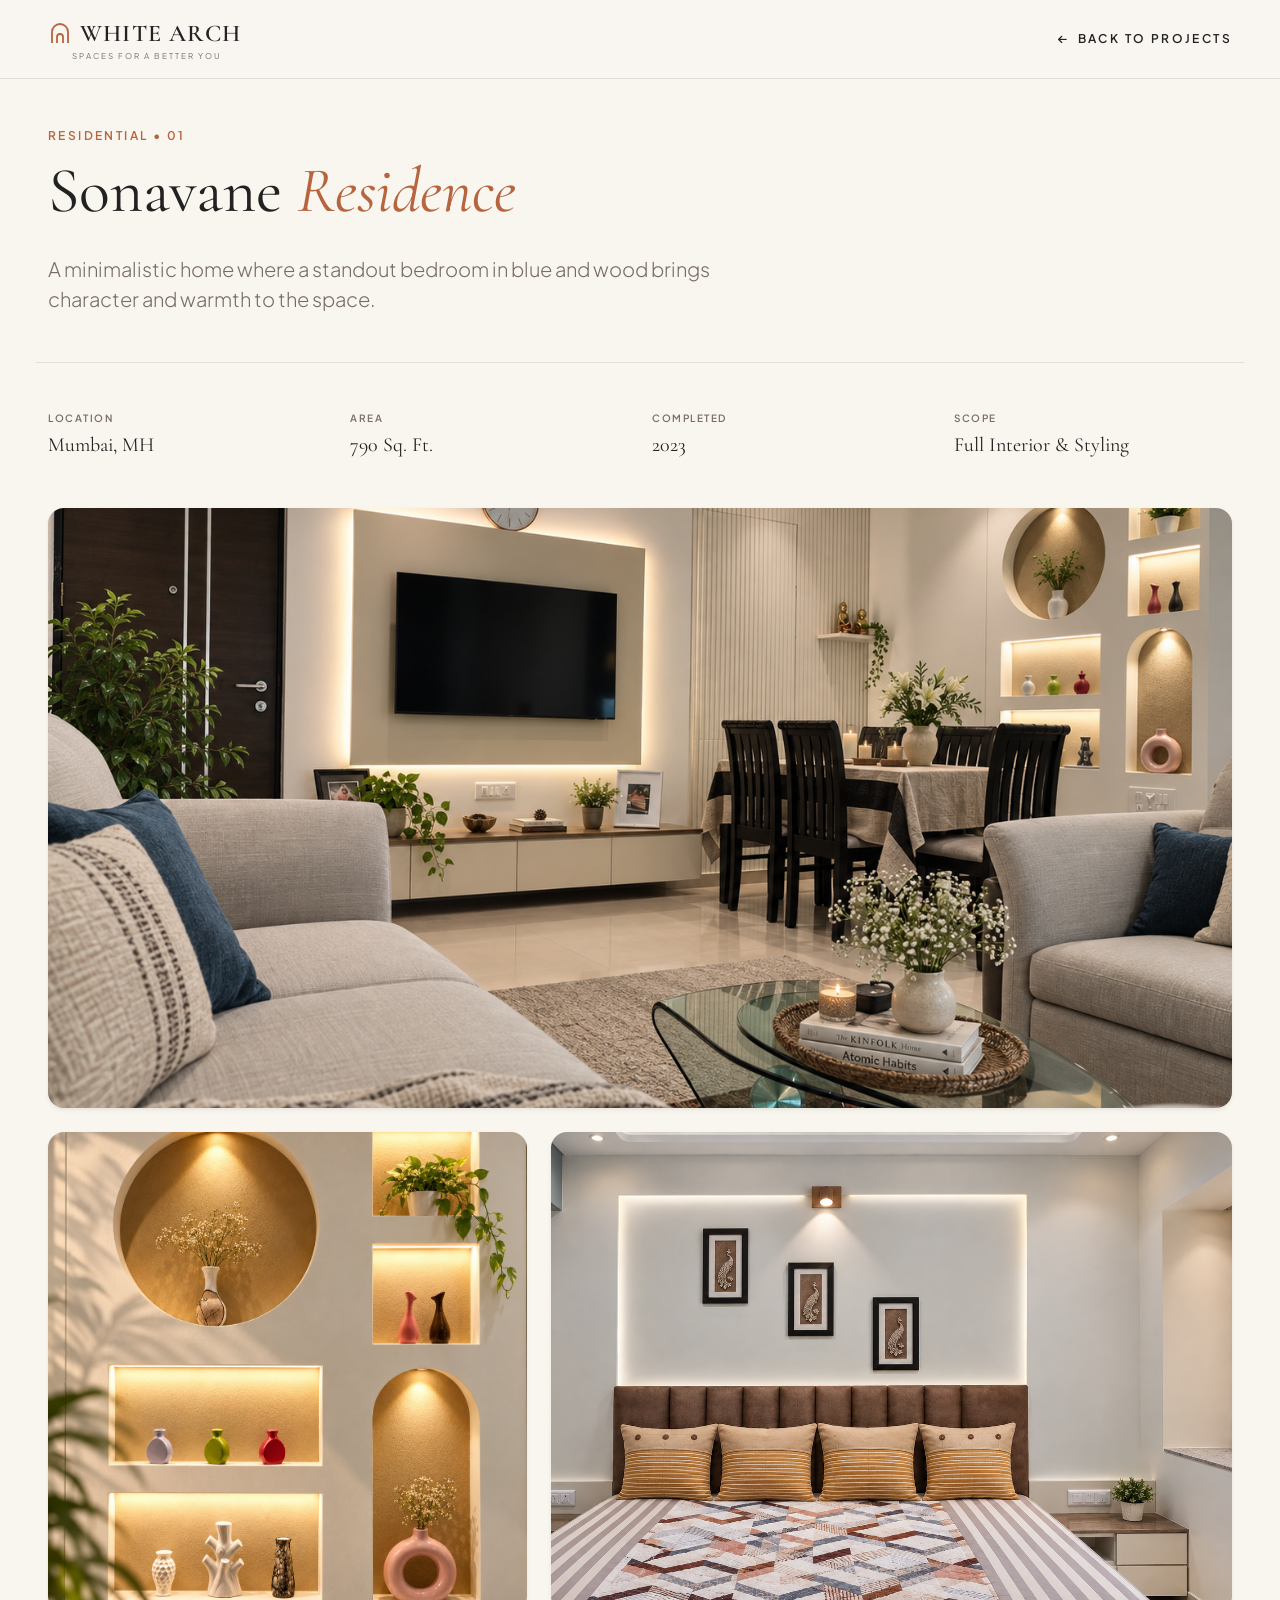
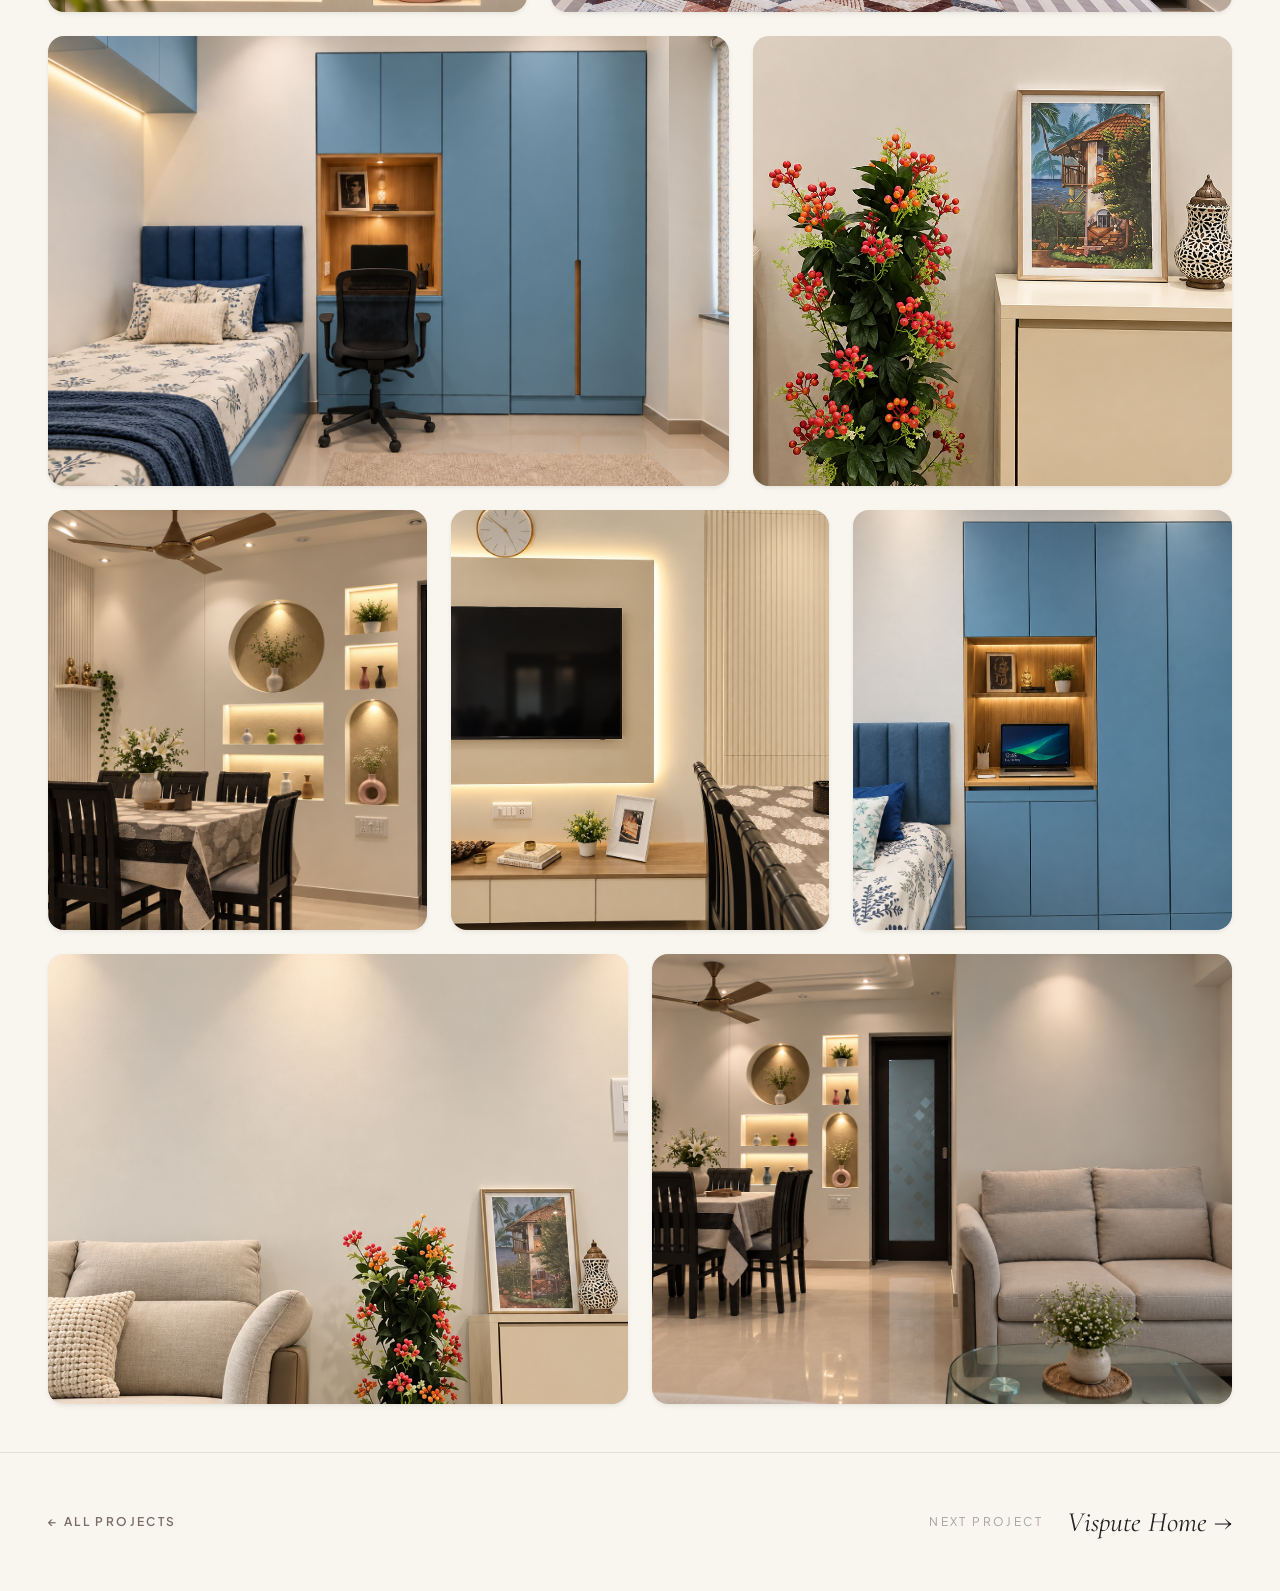
<file: sonavanes.html>
<!DOCTYPE html>
<html lang="en">
<head>
    <meta charset="UTF-8">
    <meta name="viewport" content="width=device-width, initial-scale=1.0">
    <title>Sonavane Residence | White Arch Studio</title>
    <!-- Bootstrap 5 CSS -->
    <link href="https://cdn.jsdelivr.net/npm/bootstrap@5.3.2/dist/css/bootstrap.min.css" rel="stylesheet">
    <!-- Google Fonts -->
    <link rel="preconnect" href="https://fonts.googleapis.com">
    <link rel="preconnect" href="https://fonts.gstatic.com" crossorigin>
    <link href="https://fonts.googleapis.com/css2?family=Cormorant+Garamond:ital,wght@0,400;0,500;0,600;1,400;1,600&family=Plus+Jakarta+Sans:wght@300;400;500;600&display=swap" rel="stylesheet">
    <!-- FontAwesome Icons -->
    <link rel="stylesheet" href="https://cdnjs.cloudflare.com/ajax/libs/font-awesome/6.4.0/css/all.min.css">
    <!-- Custom CSS -->
    <link rel="stylesheet" href="projects.css">
</head>
<body class="bg-cream text-charcoal">

    <!-- HEADER / NAVIGATION -->
    <header class="sticky-top bg-cream-blur border-bottom border-stone">
        <div class="container-xxl py-3 px-4 px-lg-5 d-flex align-items-center justify-content-between">
            <a href="home.html" class="text-decoration-none logo-group d-flex flex-column">
                <div class="d-flex align-items-center gap-2">
                    <svg class="brand-arch text-terracotta" viewBox="0 0 24 24" fill="none" stroke="currentColor" stroke-width="1.8" width="24" height="24">
                        <path d="M4 21V10a8 8 0 1 1 16 0v11" />
                        <path d="M9 21v-6a3 3 0 0 1 6 0v6" />
                    </svg>
                    <span class="font-serif fs-4 fw-semibold tracking-wide text-charcoal">WHITE ARCH</span>
                </div>
                <span class="sub-logo-text text-muted-brown text-uppercase ps-4">SPACES FOR A BETTER YOU</span>
            </a>

            <a href="home.html#projects" class="text-decoration-none text-charcoal text-hover-terracotta d-inline-flex align-items-center gap-2 text-uppercase tracking-widest text-xs fw-semibold">
                <i class="fa-solid fa-arrow-left arrow-icon text-xxs"></i>
                <span>Back to Projects</span>
            </a>
        </div>
    </header>

    <!-- HERO SECTION -->
    <section class="py-5 container-xxl px-4 px-lg-5">
        <div class="max-w-4xl reveal">
            <span class="text-xs text-uppercase tracking-widest text-terracotta fw-semibold d-block mb-2">
                RESIDENTIAL • 01
            </span>
            <h1 class="font-serif display-3 text-charcoal fw-normal mb-4">
                Sonavane <span class="fst-italic text-terracotta">Residence</span>
            </h1>
            <p class="text-muted-brown fs-5 fw-light leading-relaxed max-w-2xl">
                A minimalistic home where a standout bedroom in blue and wood brings character and warmth to the space.
            </p>
        </div>

        <div class="row pt-4 mt-5 border-top border-stone g-4 reveal">
            <div class="col-6 col-md-3">
                <span class="meta-label text-muted-brown fw-semibold d-block mb-1">LOCATION</span>
                <span class="font-serif fs-5 text-charcoal">Mumbai, MH</span>
            </div>
            <div class="col-6 col-md-3">
                <span class="meta-label text-muted-brown fw-semibold d-block mb-1">AREA</span>
                <span class="font-serif fs-5 text-charcoal">790 Sq. Ft.</span>
            </div>
            <div class="col-6 col-md-3">
                <span class="meta-label text-muted-brown fw-semibold d-block mb-1">COMPLETED</span>
                <span class="font-serif fs-5 text-charcoal">2023</span>
            </div>
            <div class="col-6 col-md-3">
                <span class="meta-label text-muted-brown fw-semibold d-block mb-1">SCOPE</span>
                <span class="font-serif fs-5 text-charcoal">Full Interior & Styling</span>
            </div>
        </div>
    </section>

    <!-- GALLERY SECTION -->
    <section class="pb-5 container-xxl px-4 px-lg-5">
        <div class="row g-4">

            <!-- 01. Main Living Space -->
            <div class="col-12 reveal">
                <div class="gallery-item position-relative overflow-hidden rounded-4 bg-stone shadow-sm h-600" data-caption="Main Living Room — Neutral Tones & Curved Geometry">
                    <img src="Sonavane's/2.png" alt="Sonavane Living Room" class="w-100 h-100 object-fit-cover gallery-img">
                </div>
            </div>

            <!-- 02. Arch Console Entry -->
            <div class="col-12 col-md-5 reveal">
                <div class="gallery-item position-relative overflow-hidden arch-top shadow-sm h-480" data-caption="Foyer Entryway with Custom Arch Console">
                    <img src="sonavane-feature.png" alt="Arch Entrance Console" class="w-100 h-100 object-fit-cover gallery-img">
                </div>
            </div>

            <!-- 03. Dining Nook -->
            <div class="col-12 col-md-7 reveal">
                <div class="gallery-item position-relative overflow-hidden rounded-4 bg-stone shadow-sm h-480" data-caption="Dining Area featuring Natural Oak & Sculptural Lighting">
                    <img src="Sonavane's/7.png" alt="Dining Room Detail" class="w-100 h-100 object-fit-cover gallery-img">
                </div>
            </div>

            <!-- 04. Master Bedroom Lounge -->
            <div class="col-12 col-md-7 reveal">
                <div class="gallery-item position-relative overflow-hidden rounded-4 bg-stone shadow-sm h-450" data-caption="Master Suite — Soft Upholstery and Reeded Wall Panel">
                    <img src="Sonavane's/6.png" alt="Master Bedroom Interior" class="w-100 h-100 object-fit-cover gallery-img">
                </div>
            </div>

            <!-- 05. Arched Hallway Detail -->
            <div class="col-12 col-md-5 reveal">
                <div class="gallery-item position-relative overflow-hidden rounded-4 bg-stone shadow-sm h-450" data-caption="Architectural Arch Transition into Private Quarters">
                    <img src="Sonavane's/11.png" alt="Arched Corridor Detail" class="w-100 h-100 object-fit-cover gallery-img">
                </div>
            </div>

            <!-- 06. Breakfast Bar / Kitchen Island -->
            <div class="col-12 col-md-4 reveal">
                <div class="gallery-item position-relative overflow-hidden rounded-4 bg-stone shadow-sm h-420" data-caption="Minimalist Kitchen Island with Fluted Stone Base">
                    <img src="Sonavane's/5.png" alt="Kitchen Counter Nook" class="w-100 h-100 object-fit-cover gallery-img">
                </div>
            </div>

            <!-- 07. Custom Millwork Storage -->
            <div class="col-12 col-md-4 reveal">
                <div class="gallery-item position-relative overflow-hidden rounded-4 bg-stone shadow-sm h-420" data-caption="Handcrafted Wood Wardrobe with Integrated Brass Handles">
                    <img src="Sonavane's/12.png" alt="Wood Joinery Detail" class="w-100 h-100 object-fit-cover gallery-img">
                </div>
            </div>

            <!-- 08. Reading Window Seat -->
            <div class="col-12 col-md-4 reveal">
                <div class="gallery-item position-relative overflow-hidden rounded-4 bg-stone shadow-sm h-420" data-caption="Quiet Reading Nook Overlooking City Skyline">
                    <img src="Sonavane's/10.png" alt="Window Bench Nook" class="w-100 h-100 object-fit-cover gallery-img">
                </div>
            </div>

            <!-- 09. Ensuite Bathroom Travertine -->
            <div class="col-12 col-md-6 reveal">
                <div class="gallery-item position-relative overflow-hidden rounded-4 bg-stone shadow-sm h-450" data-caption="Travertine Stone Bathroom Vanity with Warm Backlighting">
                    <img src="Sonavane's/9.png" alt="Master Bath Vanity" class="w-100 h-100 object-fit-cover gallery-img">
                </div>
            </div>

            <!-- 10. Secondary Bedroom -->
            <div class="col-12 col-md-6 reveal">
                <div class="gallery-item position-relative overflow-hidden rounded-4 bg-stone shadow-sm h-450" data-caption="Guest Suite featuring Clay-Toned Textiles and Soft Ambient Lamps">
                    <img src="Sonavane's/3.png" alt="Guest Bedroom" class="w-100 h-100 object-fit-cover gallery-img">
                </div>
            </div>

        </div>
    </section>

    <!-- PROJECT NAVIGATION FOOTER -->
    <section class="border-top border-stone bg-cream py-5">
        <div class="container-xxl px-4 px-lg-5 d-flex flex-column flex-sm-row align-items-center justify-content-between gap-4">
            
            <!-- Left Item -->
            <a href="home.html#projects" class="text-xs fw-semibold text-muted-brown text-hover-terracotta text-uppercase tracking-widest text-decoration-none">
                ← All Projects
            </a>

            <!-- Right Item (Pushed to Far Right) -->
            <div class="d-flex align-items-center gap-4 ms-sm-auto">
                <span class="text-xs text-stone-400 text-uppercase tracking-widest">Next Project</span>
                <a href="visputes.html" class="font-serif fs-3 text-charcoal text-hover-terracotta text-decoration-none fst-italic">
                    Vispute Home →
                </a>
            </div>

        </div>
    </section>

    <!-- Bootstrap 5 JS Bundle -->
    <script src="https://cdn.jsdelivr.net/npm/bootstrap@5.3.2/dist/js/bootstrap.bundle.min.js"></script>
    <!-- Custom JS -->
    <script src="projects.js"></script>
</body>
</html>
</file>
<file: projects.css>
/* Color Palette Variables */
:root {
    --cream: #F9F6F0;
    --cream-light: rgba(249, 246, 240, 0.85);
    --charcoal: #222222;
    --terracotta: #B6653E;
    --terracotta-soft: #d88b65;
    --muted-brown: #786C66;
    --sage: #3B483C;
    --stone-border: rgba(214, 208, 201, 0.6);
    --stone-bg: #e8e4de;
}

/* Base Styles */
body {
    background-color: var(--cream);
    color: var(--charcoal);
    font-family: 'Plus Jakarta Sans', sans-serif;
    overflow-x: hidden;
}

::selection {
    background-color: var(--terracotta);
    color: #ffffff;
}

.font-serif {
    font-family: 'Cormorant Garamond', serif;
}

.font-sans {
    font-family: 'Plus Jakarta Sans', sans-serif;
}

.bg-cream {
    background-color: var(--cream);
}

.bg-cream-blur {
    background-color: rgba(249, 246, 240, 0.9);
    backdrop-filter: blur(10px);
}

.bg-sage {
    background-color: var(--sage);
}

.bg-stone {
    background-color: var(--stone-bg);
}

.text-charcoal {
    color: var(--charcoal);
}

.text-terracotta {
    color: var(--terracotta);
}

.text-muted-brown {
    color: var(--muted-brown);
}

.text-cream-light {
    color: var(--cream-light);
}

.text-stone-400 {
    color: #a8a29e;
}

.border-stone {
    border-color: var(--stone-border) !important;
}

/* Text & Typography Helpers */
.text-hover-terracotta {
    transition: color 0.3s ease;
}
.text-hover-terracotta:hover {
    color: var(--terracotta) !important;
}

.text-xs {
    font-size: 0.75rem;
}

.text-xxs {
    font-size: 0.625rem;
}

.text-micro {
    font-size: 0.625rem;
}

.meta-label {
    font-size: 0.625rem;
    letter-spacing: 0.15em;
}

.tracking-wide {
    letter-spacing: 0.05em;
}

.tracking-widest {
    letter-spacing: 0.2em;
}

.sub-logo-text {
    font-size: 0.5rem;
    letter-spacing: 0.25em;
    margin-top: -2px;
}

/* Layout Utilities */
.max-w-4xl {
    max-width: 56rem;
}

.max-w-2xl {
    max-width: 42rem;
}

.max-w-5xl {
    max-width: 64rem;
}

.max-h-85 {
    max-height: 85vh;
}

.h-420 {
    height: 420px;
}

.h-450 {
    height: 450px;
}

.h-480 {
    height: 480px;
}

.h-600 {
    height: 600px;
}

.arch-top {
    border-radius: 1rem;
}

/* Brand Logo Animations */
.logo-group:hover .brand-arch {
    transform: rotate(12deg);
}

.brand-arch {
    transition: transform 0.3s ease;
}

.arrow-icon {
    transition: transform 0.3s ease;
}

.text-hover-terracotta:hover .arrow-icon {
    transform: translateX(-4px);
}

/* Gallery Hover Styles */
.gallery-item {
    cursor: pointer;
}

.gallery-img {
    transition: transform 0.7s cubic-bezier(0.25, 1, 0.5, 1);
}

.gallery-item:hover .gallery-img {
    transform: scale(1.05);
}

/* Scroll Reveal Animation */
.reveal {
    opacity: 0;
    transform: translateY(30px);
    transition: opacity 0.8s ease, transform 0.8s ease;
}

.reveal.active {
    opacity: 1;
    transform: translateY(0);
}

/* Lightbox Modal */
.lightbox-overlay {
    position: fixed;
    inset: 0;
    z-index: 1050;
    background-color: rgba(0, 0, 0, 0.9);
    backdrop-filter: blur(8px);
    opacity: 0;
    pointer-events: none;
    transition: opacity 0.3s ease;
}

.lightbox-overlay.active {
    opacity: 1;
    pointer-events: auto;
}

.lightbox-close-btn {
    position: absolute;
    top: 1.5rem;
    right: 1.5rem;
    background: transparent;
    border: none;
    color: #ffffff;
    font-size: 1.5rem;
    padding: 0.5rem;
    cursor: pointer;
    transition: color 0.3s ease;
}

.lightbox-close-btn:hover {
    color: var(--terracotta-soft);
}
</file>
